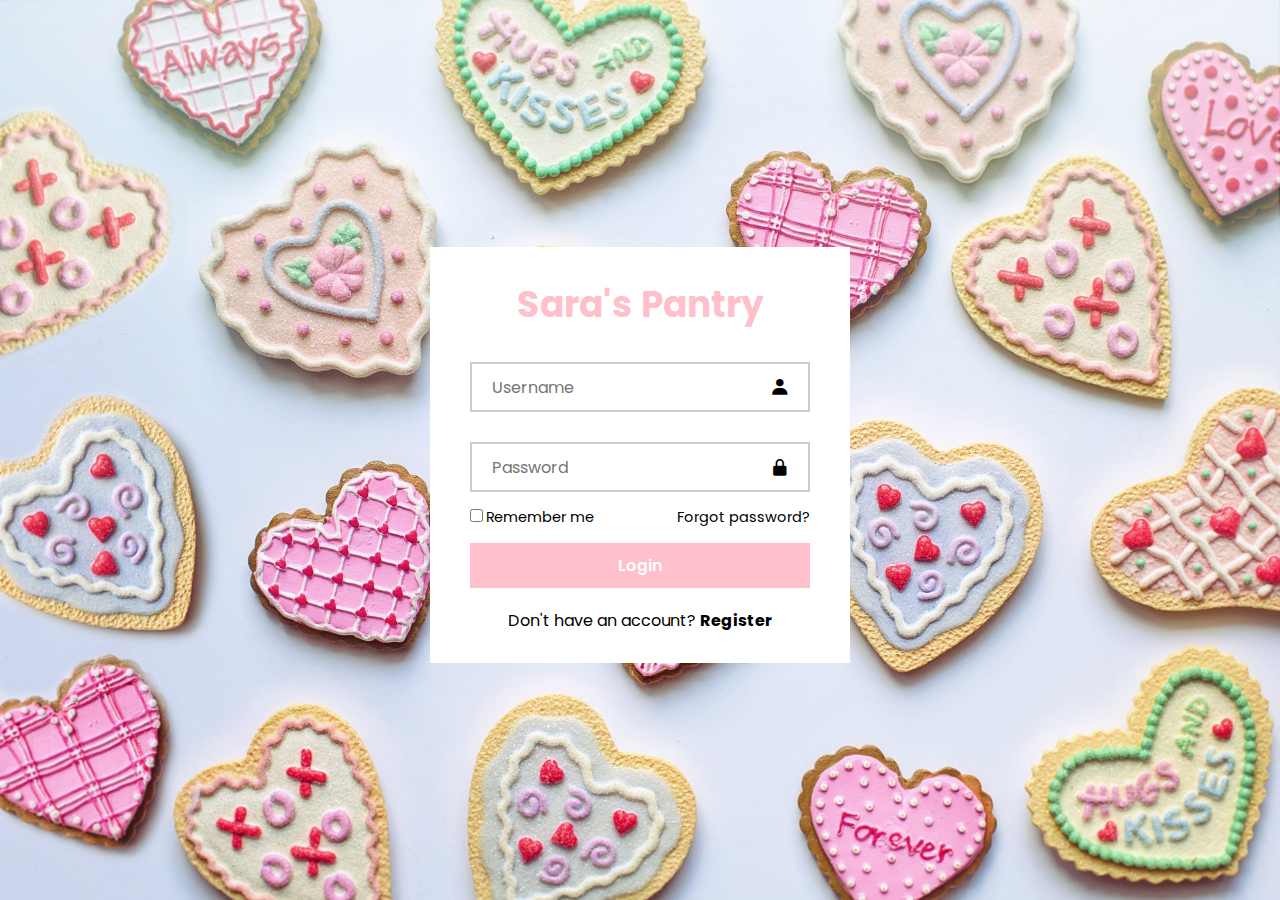
<file: login/login.html>
<!DOCTYPE html>
<html lang="en">
<head>
    <meta charset="UTF-8">
    <meta name="viewport" content="width=device-width, initial-scale=1.0">
    <title>Document</title>
    <link rel="stylesheet" href="../styles.css">
    <link href='https://unpkg.com/boxicons@2.1.4/css/boxicons.min.css' rel='stylesheet'>
</head>
<body class="login">
    <div class="wrapper">
        <form action="#">
            <h1 class="logo"><a href="../index.html">Sara's Pantry</a></h1> 
            <div class="input-box">
                <input type="text" placeholder="Username" required>
                <i class='bx bxs-user'></i>
            </div>
            <div class="input-box">
                <input type="text" placeholder="Password" required> 
                <i class='bx bxs-lock-alt' ></i>
            </div>

            <div class="remember-forget">
                <label> <input type="checkbox">Remember me</label>
                <a href="">Forgot password?</a>
            </div>
            
            <button type="submit" class="btn">Login</button>

            <div class="register-link">
                <p>Don't have an account? <a href="#">Register</a></p>
            </div>
        </form>    
    </div>

    
</body>
</html>
</file>
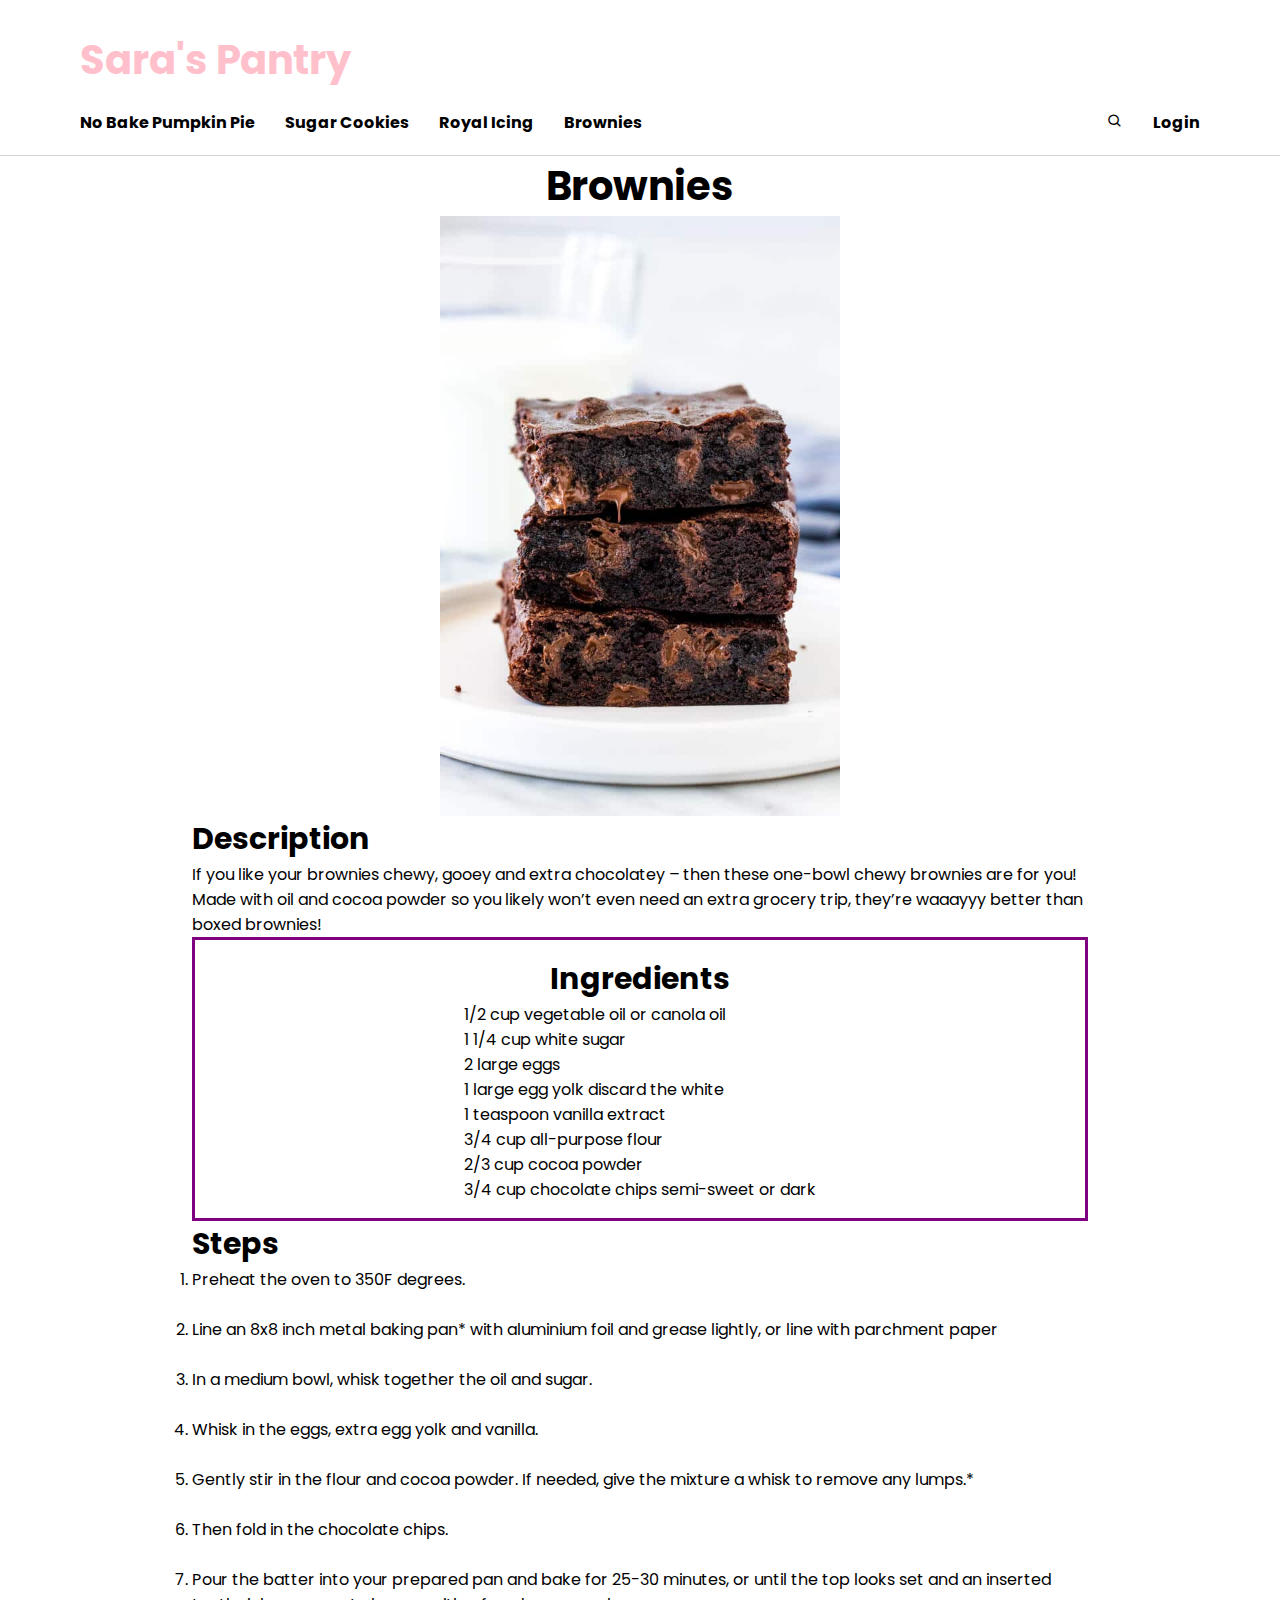
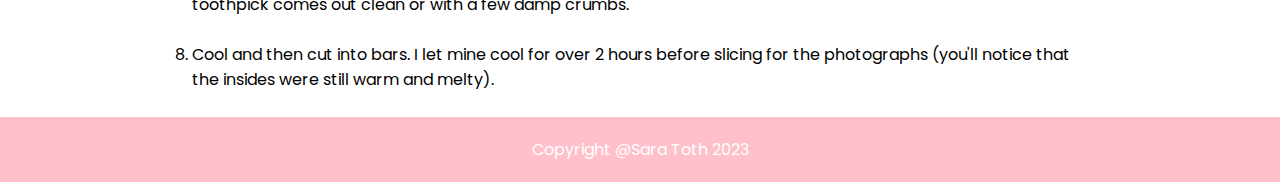
<file: recipes/brownies.html>
<!DOCTYPE html>
<html lang="en">
<head>
    <meta charset="UTF-8">
    <meta name="viewport" content="width=,device-width initial-scale=1.0">
    <link rel="stylesheet" href="../styles.css">
    <link href='https://unpkg.com/boxicons@2.1.4/css/boxicons.min.css' rel='stylesheet'>
    <title>Brownies</title>
</head>
<body>

    <header>
        <div class="logo"><a href="../index.html">Sara's Pantry</a></div>
        <div class="menu">
            <ul class="main">
                <li><a href="./pumpkin-pie.html">No Bake Pumpkin Pie</a></li>
                <li><a href="./sugar-cookies.html">Sugar Cookies</a></li>
                <li><a href="./royal-icing.html">Royal Icing</a></li>
                <li><a href="./brownies.html">Brownies</a></li>  
            </ul>
            <ul class="right">
                <li><i class='bx bx-search'></i></li>
                <li><a href="../login/login.html">Login</a></li>
            </ul>    
        </div>
    </header>

    <div class="container">
        <h1>Brownies</h1>
        <img src="../images/Brownies.jpeg" alt="brownies" class="brownies header">
        <h2>Description</h2>
        <p>If you like your brownies chewy, gooey and extra chocolatey – then these one-bowl chewy brownies are for you! Made with oil and cocoa powder so you likely won’t even need an extra grocery trip, they’re waaayyy better than boxed brownies!</p>
        <div class="ingredients">
            <h2>Ingredients</h2>
            <ul class="ingredients list">
                <li>1/2 cup vegetable oil or canola oil</li>
                <li>1 1/4 cup white sugar</li>
                <li>2 large eggs</li>
                <li>1 large egg yolk discard the white</li>
                <li>1 teaspoon vanilla extract</li>
                <li>3/4 cup all-purpose flour</li>
                <li>2/3 cup cocoa powder</li>
                <li>3/4 cup chocolate chips semi-sweet or dark</li>
            </ul>
        </div>
        <h2>Steps</h2>
        <ol>
            <li>Preheat the oven to 350F degrees. </li><br>
            <li>Line an 8x8 inch metal baking pan* with aluminium foil and grease lightly, or line with parchment paper</li><br>
            <li>In a medium bowl, whisk together the oil and sugar.</li><br>
            <li>Whisk in the eggs, extra egg yolk and vanilla.</li><br>
            <li>Gently stir in the flour and cocoa powder. If needed, give the mixture a whisk to remove any lumps.*</li><br>
            <li>Then fold in the chocolate chips.</li><br>
            <li>Pour the batter into your prepared pan and bake for 25-30 minutes, or until the top looks set and an inserted toothpick comes out clean or with a few damp crumbs.</li><br>
            <li>Cool and then cut into bars. I let mine cool for over 2 hours before slicing for the photographs (you'll notice that the insides were still warm and melty).</li><br>
        </ol>
    </div>

    <footer>
        Copyright @Sara Toth 2023
    </footer>
</body>
</html>
</file>
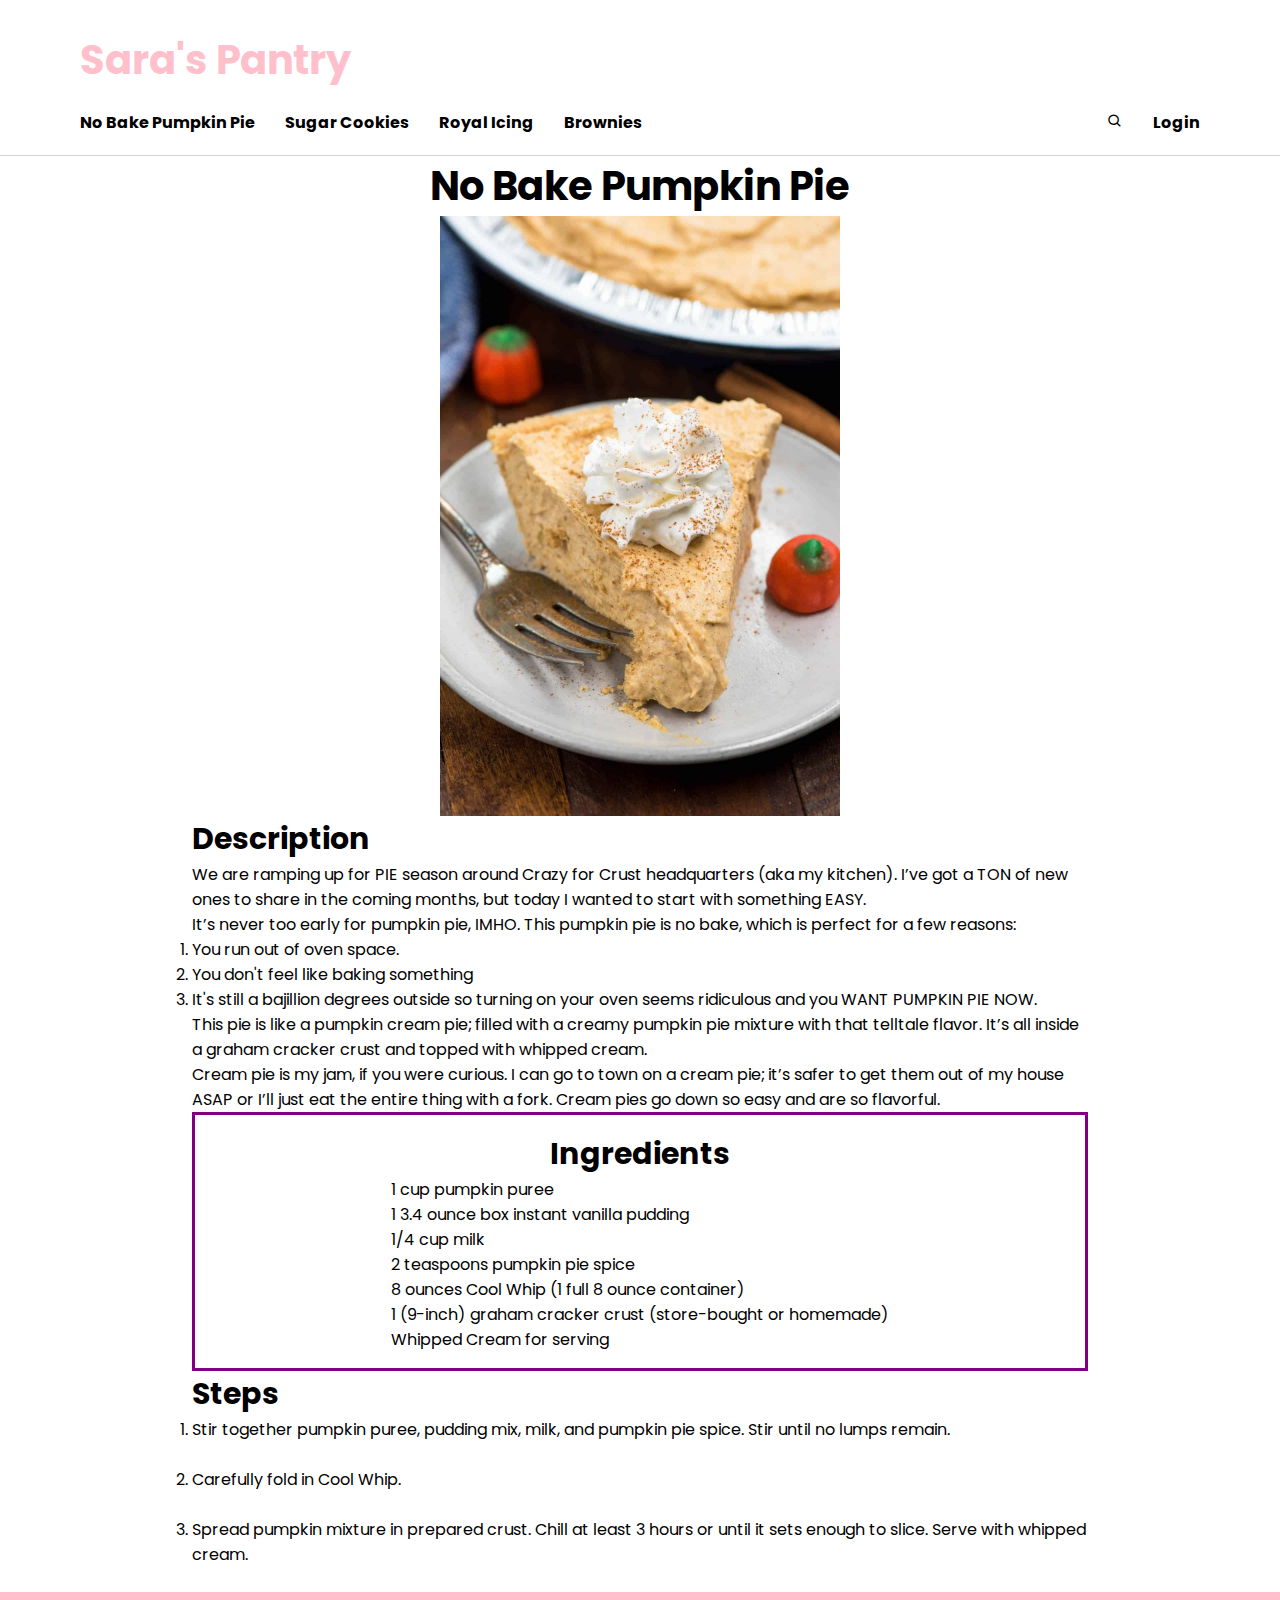
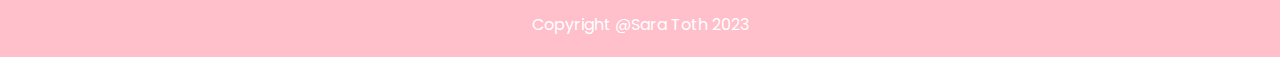
<file: recipes/pumpkin-pie.html>
<!DOCTYPE html>
<html lang="en">
<head>
    <meta charset="UTF-8">
    <meta name="viewport" content="width=device-width initial-scale=1.0">
    <link rel="stylesheet" href="../styles.css">
    <link href='https://unpkg.com/boxicons@2.1.4/css/boxicons.min.css' rel='stylesheet'>
    <title>No Bake Pumpkin Pie</title>
</head>
<body>

    <header>
        <div class="logo"><a href="../index.html">Sara's Pantry</a></div>
        <div class="menu">
            <ul class="main">
                <li><a href="./pumpkin-pie.html">No Bake Pumpkin Pie</a></li>
                <li><a href="./sugar-cookies.html">Sugar Cookies</a></li>
                <li><a href="./royal-icing.html">Royal Icing</a></li>
                <li><a href="./brownies.html">Brownies</a></li>  
            </ul>
            <ul class="right">
                <li><i class='bx bx-search'></i></li>
                <li><a href="../login/login.html">Login</a></li>
            </ul>    
        </div>
    </header>

    <div class="container">
        <h1>No Bake Pumpkin Pie</h1>
        <img  src="../images/pumpkin-pie.jpeg" alt="pumpkin pie" class="pumpkin-pie header">
        <h2>Description</h2>
        <p>We are ramping up for PIE season around Crazy for Crust headquarters (aka my kitchen). I’ve got a TON of new ones to share in the coming months, but today I wanted to start with something EASY.</p>
        <p>It’s never too early for pumpkin pie, IMHO. This pumpkin pie is no bake, which is perfect for a few reasons:</p>
        <ol>
            <li>You run out of oven space.</li>
            <li>You don't feel like baking something</li>
            <li>It's still a bajillion degrees outside so turning on your oven seems ridiculous and you WANT PUMPKIN PIE NOW.</li>
        </ol>
        <p>This pie is like a pumpkin cream pie; filled with a creamy pumpkin pie mixture with that telltale flavor. It’s all inside a graham cracker crust and topped with whipped cream.</p>
        <p>Cream pie is my jam, if you were curious. I can go to town on a cream pie; it’s safer to get them out of my house ASAP or I’ll just eat the entire thing with a fork. Cream pies go down so easy and are so flavorful.</p>
        <div class="ingredients">
            <h2>Ingredients</h2>
            <ul class="ingredients list">
                <li>1 cup pumpkin puree</li>
                <li>1 3.4 ounce box instant vanilla pudding</li>
                <li>1/4 cup milk</li>
                <li>2 teaspoons pumpkin pie spice</li>
                <li>8 ounces Cool Whip (1 full 8 ounce container)</li>
                <li>1 (9-inch) graham cracker crust (store-bought or homemade)</li>
                <li>Whipped Cream for serving</li>
            </ul>
        </div>

        <h2>Steps</h2>
        <ol>
            <li>Stir together pumpkin puree, pudding mix, milk, and pumpkin pie spice. Stir until no lumps remain.</li><br>
            <li>Carefully fold in Cool Whip.</li><br>
            <li>Spread pumpkin mixture in prepared crust. Chill at least 3 hours or until it sets enough to slice. Serve with whipped cream.</li><br>
        </ol>
    </div>

    <footer>
        Copyright @Sara Toth 2023
    </footer>
</body>
</html>
</file>
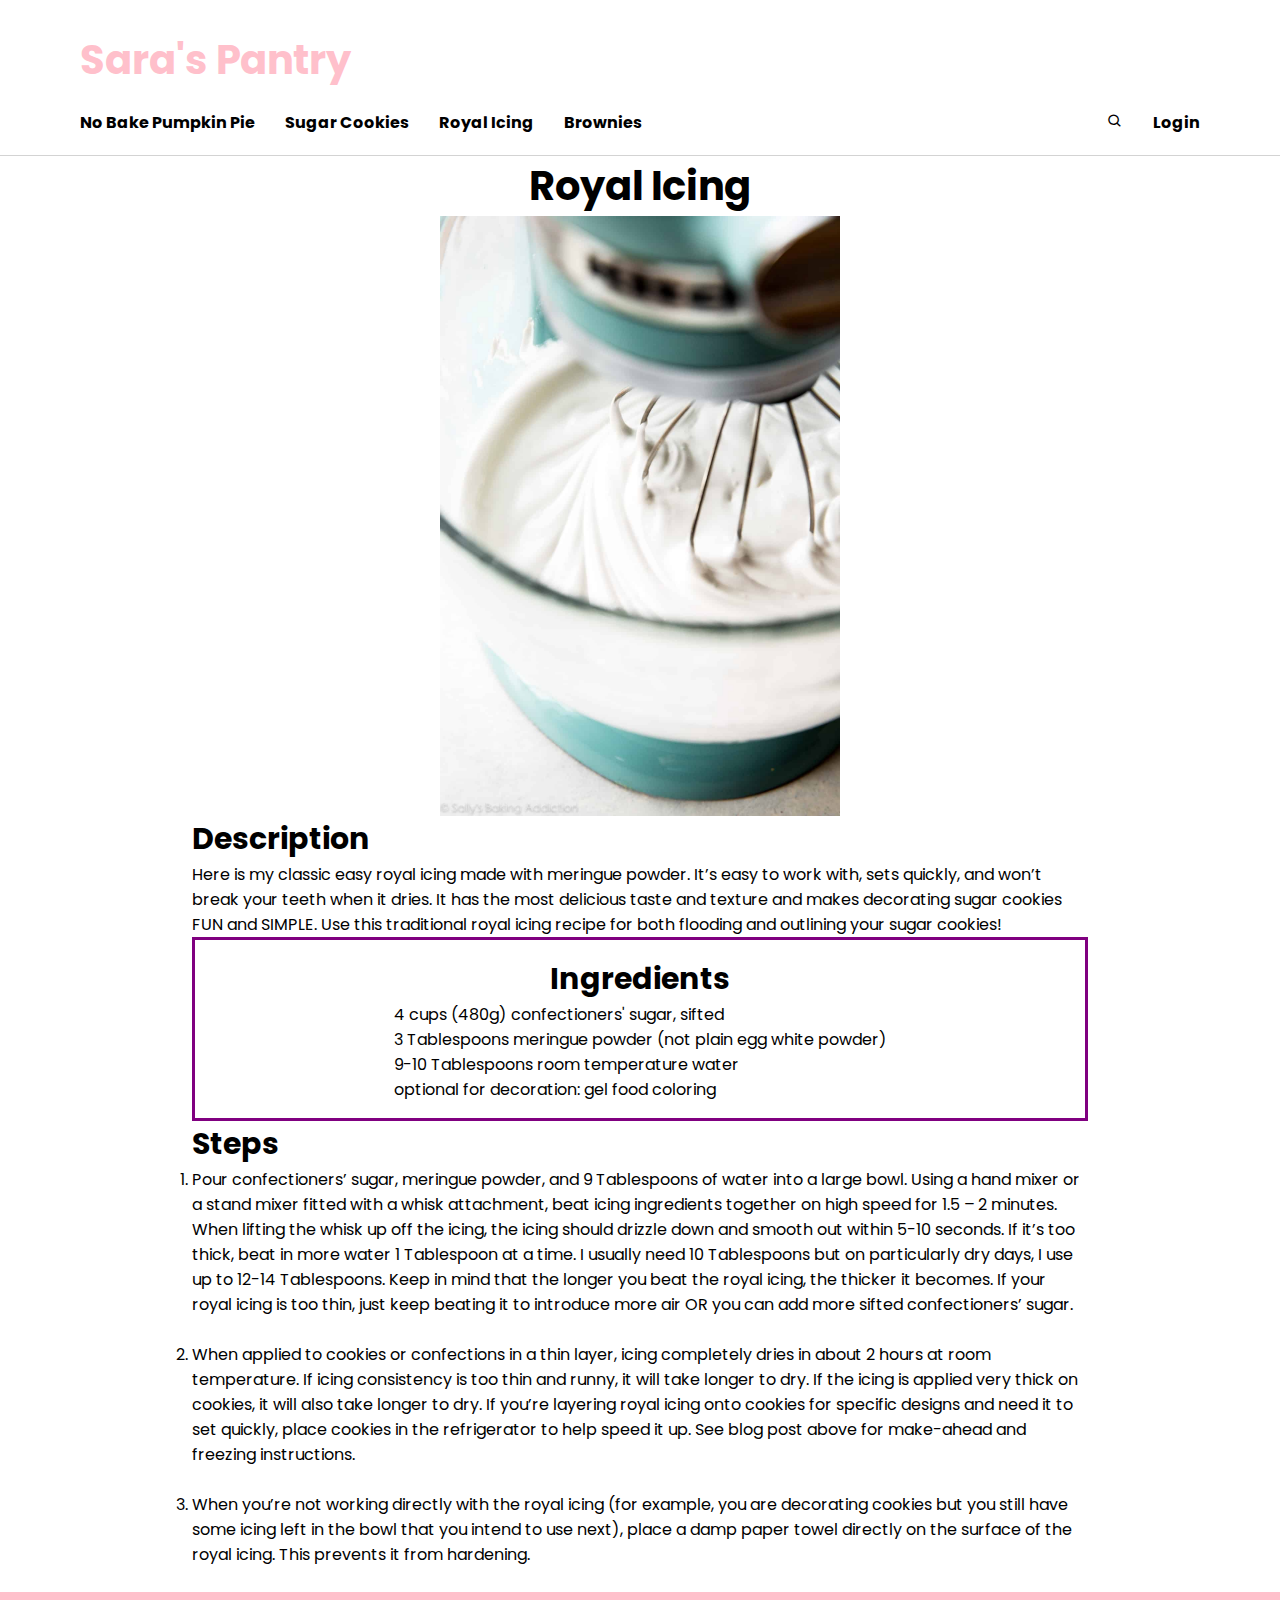
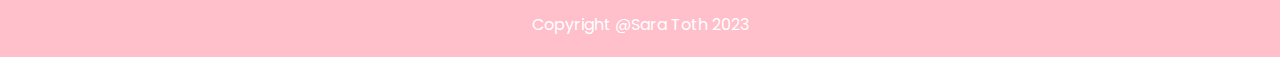
<file: recipes/royal-icing.html>
<!DOCTYPE html>
<html lang="en">
<head>
    <meta charset="UTF-8">
    <meta name="viewport" content="width=device-width initial-scale=1.0">
    <link rel="stylesheet" href="../styles.css">
    <link href='https://unpkg.com/boxicons@2.1.4/css/boxicons.min.css' rel='stylesheet'>
    <title>Royal Icing</title>
</head>
<body>

    <header>
        <div class="logo"><a href="../index.html">Sara's Pantry</a></div>
        <div class="menu">
            <ul class="main">
                <li><a href="./pumpkin-pie.html">No Bake Pumpkin Pie</a></li>
                <li><a href="./sugar-cookies.html">Sugar Cookies</a></li>
                <li><a href="./royal-icing.html">Royal Icing</a></li>
                <li><a href="./brownies.html">Brownies</a></li>  
            </ul>
            <ul class="right">
                <li><i class='bx bx-search'></i></li>
                <li><a href="../login/login.html">Login</a></li>
            </ul>    
        </div>
    </header>

    <div class="container">
        <h1>Royal Icing</h1>
        <img src="../images/royal-icing.jpeg" alt="royal-icing" class="royal-icing header">
        <h2>Description</h2>
        <p>Here is my classic easy royal icing made with meringue powder. It’s easy to work with, sets quickly, and won’t break your teeth when it dries. It has the most delicious taste and texture and makes decorating sugar cookies FUN and SIMPLE. Use this traditional royal icing recipe for both flooding and outlining your sugar cookies!</p>
        <div class="ingredients">
            <h2>Ingredients</h2>
            <ul class="ingredients list">
                <li>4 cups (480g) confectioners' sugar, sifted</li>
                <li>3 Tablespoons meringue powder (not plain egg white powder)</li>
                <li>9-10 Tablespoons room temperature water</li>
                <li>optional for decoration: gel food coloring</li>
            </ul>
        </div> 
        <h2>Steps</h2>
        <ol>
            <li>Pour confectioners’ sugar, meringue powder, and 9 Tablespoons of water into a large bowl. Using a hand mixer or a stand mixer fitted with a whisk attachment, beat icing ingredients together on high speed for 1.5 – 2 minutes. When lifting the whisk up off the icing, the icing should drizzle down and smooth out within 5-10 seconds. If it’s too thick, beat in more water 1 Tablespoon at a time. I usually need 10 Tablespoons but on particularly dry days, I use up to 12-14 Tablespoons. Keep in mind that the longer you beat the royal icing, the thicker it becomes. If your royal icing is too thin, just keep beating it to introduce more air OR you can add more sifted confectioners’ sugar.</li><br>
            <li>When applied to cookies or confections in a thin layer, icing completely dries in about 2 hours at room temperature. If icing consistency is too thin and runny, it will take longer to dry. If the icing is applied very thick on cookies, it will also take longer to dry. If you’re layering royal icing onto cookies for specific designs and need it to set quickly, place cookies in the refrigerator to help speed it up. See blog post above for make-ahead and freezing instructions.</li><br>
            <li>When you’re not working directly with the royal icing (for example, you are decorating cookies but you still have some icing left in the bowl that you intend to use next), place a damp paper towel directly on the surface of the royal icing. This prevents it from hardening.</li><br>
        </ol>
    </div>

    <footer>
        Copyright @Sara Toth 2023
    </footer>
</body>
</html>
</file>
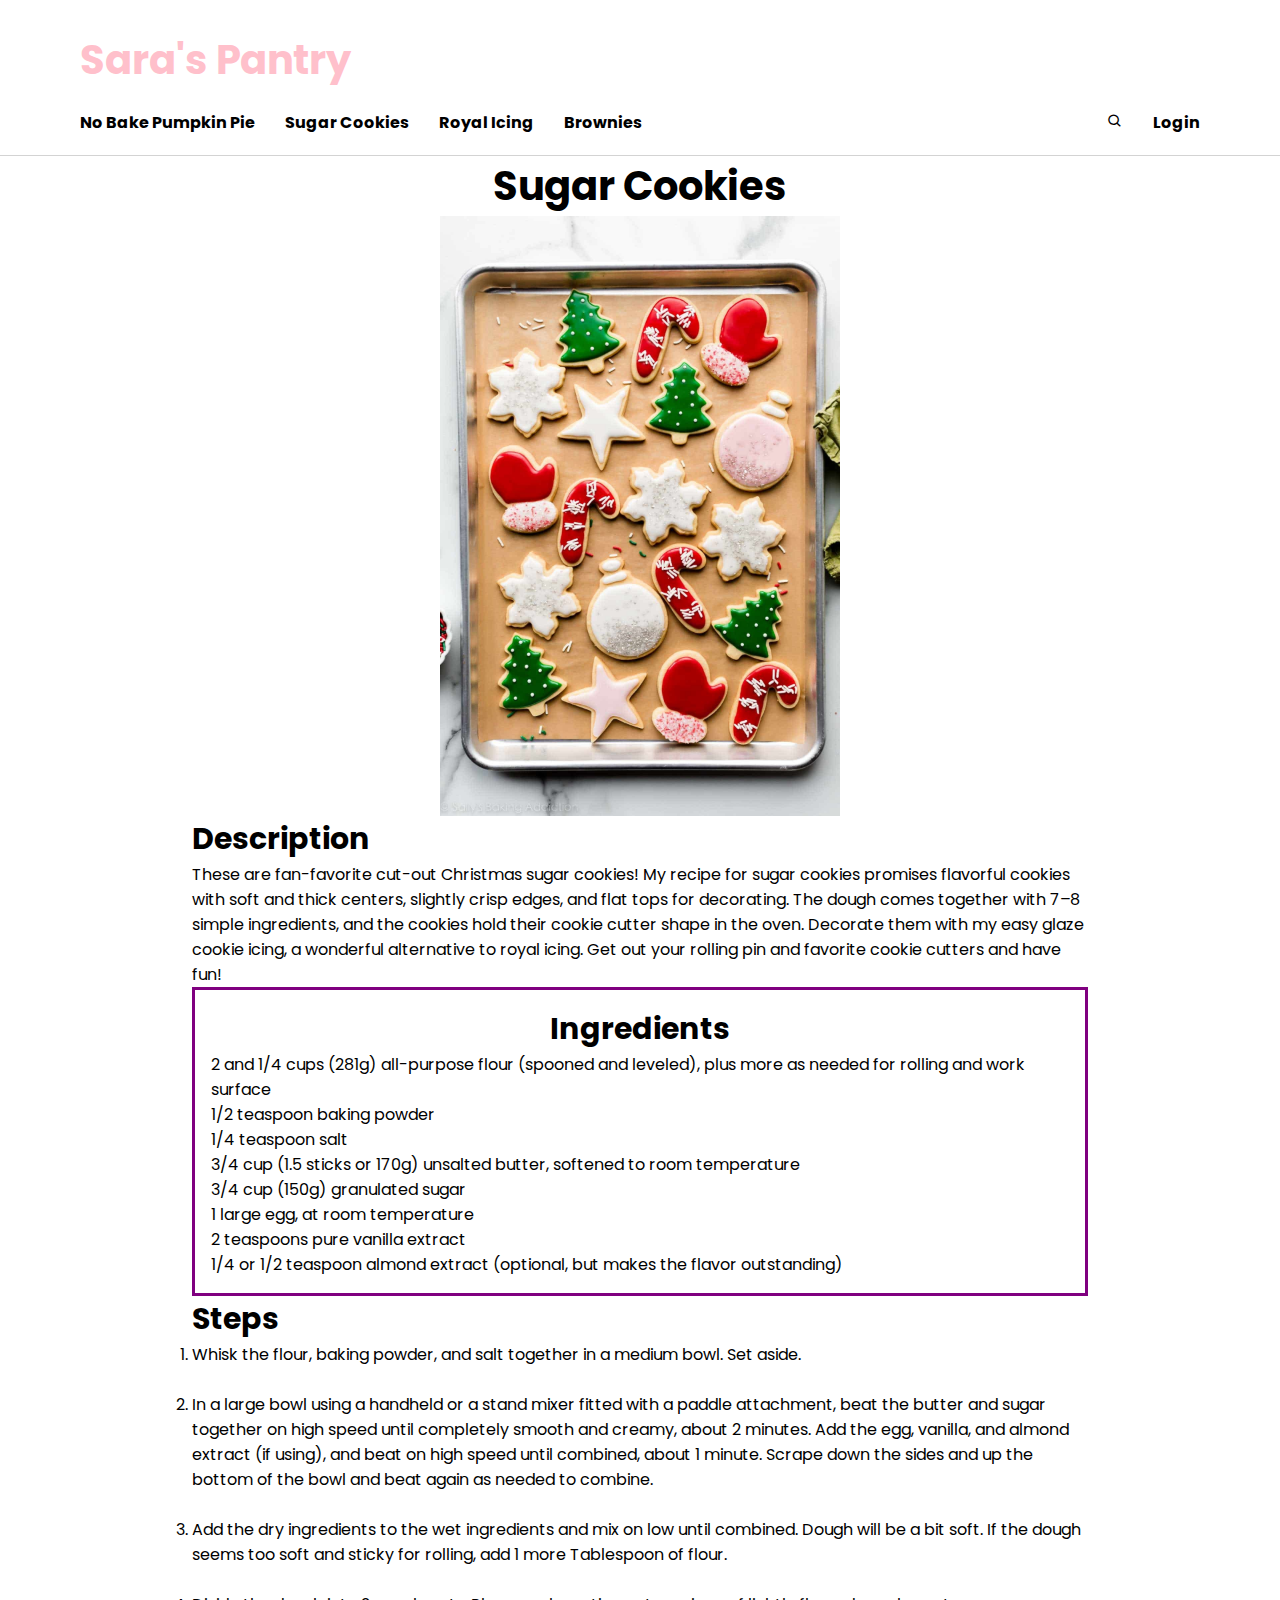
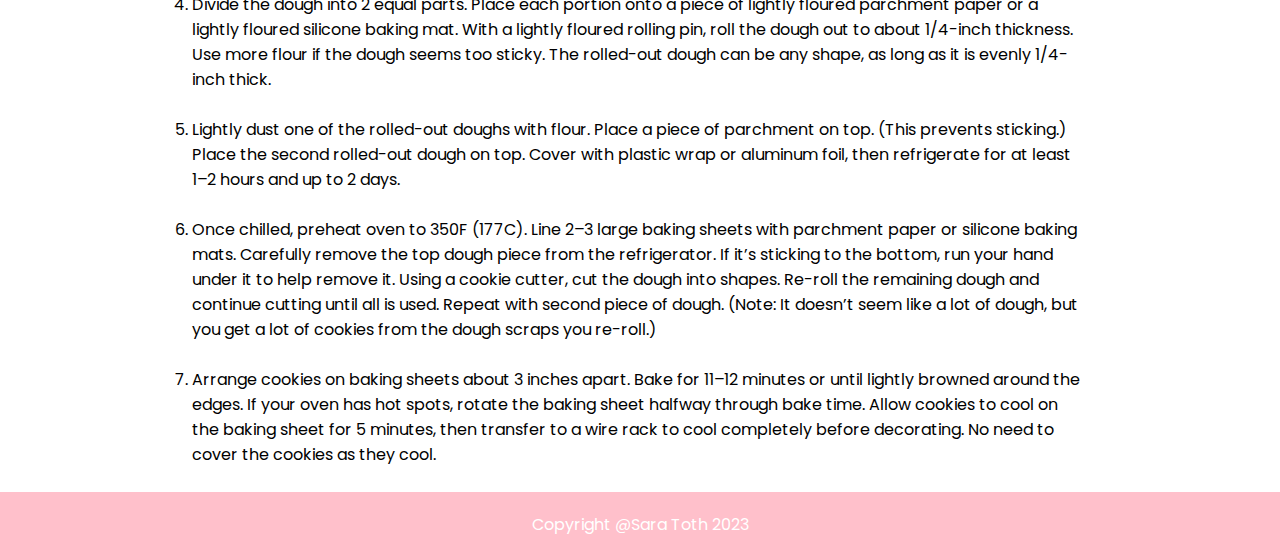
<file: recipes/sugar-cookies.html>
<!DOCTYPE html>
<html lang="en">
<head>
    <meta charset="UTF-8">
    <meta name="viewport" content="width=device-width initial-scale=1.0">
    <link rel="stylesheet" href="../styles.css">
    <link href='https://unpkg.com/boxicons@2.1.4/css/boxicons.min.css' rel='stylesheet'>
    <title>Sugar Cookies</title>
</head>
<body>
    <header>
        <div class="logo"><a href="../index.html">Sara's Pantry</a></div>
        <div class="menu">
            <ul class="main">
                <li><a href="./pumpkin-pie.html">No Bake Pumpkin Pie</a></li>
                <li><a href="./sugar-cookies.html">Sugar Cookies</a></li>
                <li><a href="./royal-icing.html">Royal Icing</a></li>
                <li><a href="./brownies.html">Brownies</a></li>  
            </ul>
            <ul class="right">
                <li><i class='bx bx-search'></i></li>
                <li><a href="../login/login.html">Login</a></li>
            </ul>    
        </div>
    </header>

    <div class="container">
        <h1>Sugar Cookies</h1>
        <img src="../images/sugar-cookies.jpeg" alt="sugar cookies" class="sugar-cookies header">
        <h2>Description</h2>
        <p>These are fan-favorite cut-out Christmas sugar cookies! My recipe for sugar cookies promises flavorful cookies with soft and thick centers, slightly crisp edges, and flat tops for decorating. The dough comes together with 7–8 simple ingredients, and the cookies hold their cookie cutter shape in the oven. Decorate them with my easy glaze cookie icing, a wonderful alternative to royal icing. Get out your rolling pin and favorite cookie cutters and have fun!</p>
        <div class="ingredients">
        <h2>Ingredients</h2>
        <ul class="ingredients list">
            <li>2 and 1/4 cups (281g) all-purpose flour (spooned and leveled), plus more as needed for rolling and work surface</li>
            <li>1/2 teaspoon baking powder</li>
            <li>1/4 teaspoon salt</li>
            <li>3/4 cup (1.5 sticks or 170g) unsalted butter, softened to room temperature</li>
            <li>3/4 cup (150g) granulated sugar</li>
            <li>1 large egg, at room temperature</li>
            <li>2 teaspoons pure vanilla extract</li>
            <li>1/4 or 1/2 teaspoon almond extract (optional, but makes the flavor outstanding)</li>
        </ul>
        </div>
        <h2>Steps</h2>
        <ol>
            <li>Whisk the flour, baking powder, and salt together in a medium bowl. Set aside.</li><br>
            <li>In a large bowl using a handheld or a stand mixer fitted with a paddle attachment, beat the butter and sugar together on high speed until completely smooth and creamy, about 2 minutes. Add the egg, vanilla, and almond extract (if using), and beat on high speed until combined, about 1 minute. Scrape down the sides and up the bottom of the bowl and beat again as needed to combine.</li><br>
            <li>Add the dry ingredients to the wet ingredients and mix on low until combined. Dough will be a bit soft. If the dough seems too soft and sticky for rolling, add 1 more Tablespoon of flour.</li><br>
            <li>Divide the dough into 2 equal parts. Place each portion onto a piece of lightly floured parchment paper or a lightly floured silicone baking mat. With a lightly floured rolling pin, roll the dough out to about 1/4-inch thickness. Use more flour if the dough seems too sticky. The rolled-out dough can be any shape, as long as it is evenly 1/4-inch thick.</li><br>
            <li>Lightly dust one of the rolled-out doughs with flour. Place a piece of parchment on top. (This prevents sticking.) Place the second rolled-out dough on top. Cover with plastic wrap or aluminum foil, then refrigerate for at least 1–2 hours and up to 2 days.</li><br>
            <li>Once chilled, preheat oven to 350F (177C). Line 2–3 large baking sheets with parchment paper or silicone baking mats. Carefully remove the top dough piece from the refrigerator. If it’s sticking to the bottom, run your hand under it to help remove it. Using a cookie cutter, cut the dough into shapes. Re-roll the remaining dough and continue cutting until all is used. Repeat with second piece of dough. (Note: It doesn’t seem like a lot of dough, but you get a lot of cookies from the dough scraps you re-roll.)</li><br>
            <li>Arrange cookies on baking sheets about 3 inches apart. Bake for 11–12 minutes or until lightly browned around the edges. If your oven has hot spots, rotate the baking sheet halfway through bake time. Allow cookies to cool on the baking sheet for 5 minutes, then transfer to a wire rack to cool completely before decorating. No need to cover the cookies as they cool.</li><br>
        </ol>
    </div>

    <footer>
        Copyright @Sara Toth 2023
    </footer>
</body>
</html>
</file>
<file: styles.css>
@import url('https://fonts.googleapis.com/css2?family=DynaPuff&family=Poppins:ital,wght@0,100;0,200;0,300;0,400;0,500;0,600;0,700;0,800;0,900;1,100;1,200;1,300;1,400;1,500;1,600;1,700;1,800;1,900&family=Roboto:ital,wght@0,100;0,300;0,400;0,500;0,700;0,900;1,100;1,300;1,400;1,500;1,700;1,900&display=swap');

* {
    font-family: "Poppins", sans-serif;
    margin: 0;
    padding: 0;
    box-sizing: border-box;
}

body {
    display: flex;
    flex-direction: column;
    min-height: 100vh;
}

.container {
    flex-grow: 1;
}

h1{
    font-size: 40px;
    font-weight: bold;
    text-align: center;
}

img.header {
    display: block;
    margin-left: auto;
    margin-right: auto;
    height: 600px;
    width: auto;
}

h2 {
    font-size: 30px;
}

p {
    font-size: 16px;
}

div.ingredients {
    border: 3px solid purple;
    text-align: center;
    padding: 1rem;
}

.ingredients.list {
    display: inline-block;
    text-align: left;
    list-style: none;
}

.container {
    width: 70%;
    margin: 0 auto;
}

/* Updates 2023.08.18*/

header {
    padding: 30px 80px 20px;
    border-bottom: 1px solid lightgray;
}

.logo {
    font-size: 40px;
    font-weight: bold;
    text-align: left;
    margin-bottom: 20px;
}

.logo a {
    text-decoration: none;
    color: pink;
}

.menu {
    display: flex;
    justify-content: space-between;
}

.menu .main, .menu .right {
    display: flex;
    gap: 30px;
    font-weight: bold;
}

.menu li {
    list-style-type: none;
}

.menu li a {
    text-decoration: none;
    color: inherit;
}

.menu li a:hover {
    border-bottom:  2px solid pink;
    padding-bottom: 5px;
    text-decoration: none;

}

body.login {
    margin: 0;
    padding: 0;
    display: flex;
    justify-content: center;
    align-items: center;
    min-height: 100vh;
    background: url(./images/login-image-cookies.jpg) no-repeat;
    background-position: center;
    background-size: cover;
}
.wrapper {
    margin-top: 10px;
    background-color: white;
    align-self: center;
    width: 420px;
    padding: 30px 40px;
}

.wrapper h1 {
    font-size: 36px;
    text-align: center;
}
.wrapper .input-box {
    width: 100%;
    height: 50px;
    margin: 30px 0;
    position: relative;
}

.input-box input {
    width: 100%;
    height: 100%;
    background-color: transparent;
    border: none;
    outline: none;
    border: 2px solid rgba(0, 0, 0, .2);
    font-size: 16px;
    padding: 20px 45px 20px 20px;
}

.input-box i {
    position: absolute;
    right: 20px;
    top: 30%;
    transform: translateY(-50%x);
    font-size: 20px;
}

.wrapper .remember-forget {
    display: flex;
    justify-content: space-between;
    font-size: 14.5px;
    margin: -15px 0 15px;
}

.remember-forget label input {
    accent-color: pink;
    margin-right: 3px;
}

.remember-forget a {
    color: inherit;
    text-decoration: none;
}

.remember-forget a:hover {
    text-decoration: underline;
}

.wrapper .btn {
    background-color: pink;
    color: #fff;
    width: 100%;
    height: 45px;
    border: none;
    outline: none;
    font-size: 16px;
    font-weight: 600;
}

.wrapper .register-link {
    font-size: 14.5px;
    text-align: center;
    margin-top: 20px;
}

.register-link p a {
    text-decoration: none;
    color: inherit;
    font-weight: bold;
}

.register-link p a:hover {
    text-decoration: underline;
}

footer {
    background-color: pink;
    text-align: center;
    color: #fff;
    font-size: 16px;
    padding: 20px 50px;
}
</file>
